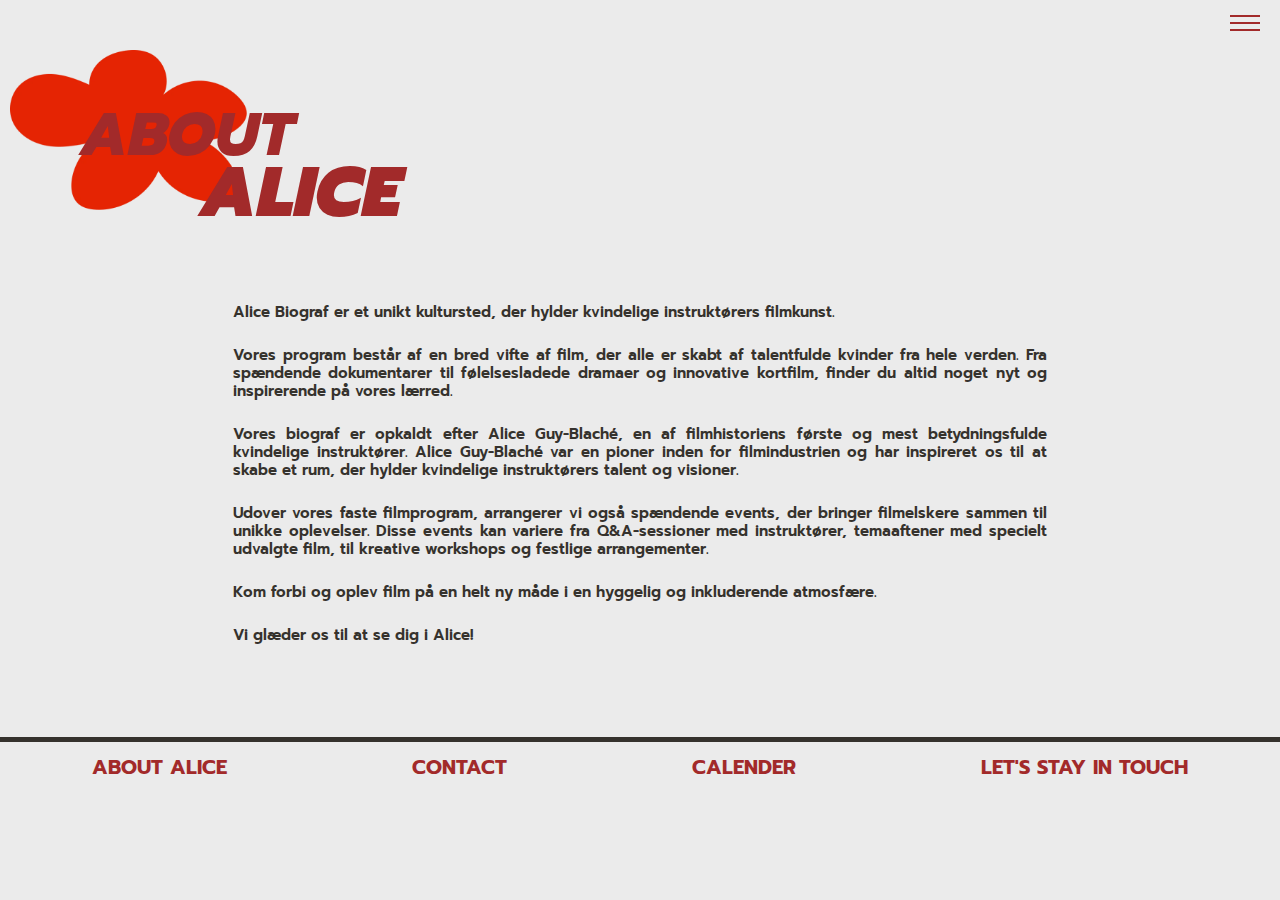
<file: about.html>
<!DOCTYPE html>
<html lang="da">
  <head>
    <meta charset="UTF-8" />
    <meta name="viewport" content="width=device-width, initial-scale=1.0" />
    <title>ALICE</title>
    <link rel="stylesheet" href="css/grid.css" />
    <link rel="stylesheet" href="css/styles.css" />
    <!-- favicon kode fra generator -->
    <link rel="icon" type="image/png" href="favicon/favicon-96x96.png" sizes="96x96" />
<link rel="icon" type="image/svg+xml" href="favicon/favicon.svg" />
<link rel="shortcut icon" href="favicon/favicon.ico" />
<link rel="apple-touch-icon" sizes="180x180" href="favicon/apple-touch-icon.png" />
<meta name="apple-mobile-web-app-title" content="MyWebSite" />
<link rel="manifest" href="favicon/site.webmanifest" />
  </head>
  <body>
    <header>
      <section class="header-about">
        <img
          src="images/blomst.webp"
          alt="calender underside billede"
          class="ab-header"
        />
        <h2 class="undersideabout"><a href="index.html">ABOUT</a></h2>
        <h1 class="about-overskrift"><a href="index.html">ALICE</a></h1>
        <nav class="burgeroverlay">
          <ul class="burgermenu">
            <li><a class="burgera" href="index.html">FRONT</a></li>
              <li><a class="burgera" href="calender.html">CALENDER</a></li>
              <li><a class="burgera" href="index.html">EVENTS</a></li>
              <li><a class="burgera" href="about.html">ABOUT</a></li>
          </ul>
          <div class="burger">
              <div class="line"></div>
              <div class="line"></div>
              <div class="line"></div>
          </div>
        </nav>
      </section>
    </header>
    <main class="aboutmain">
      <section>
        <p>
          Alice Biograf er et unikt kultursted, der hylder kvindelige
          instruktørers filmkunst.
        </p>
        <p>
          Vores program består af en bred vifte af film, der alle er skabt af
          talentfulde kvinder fra hele verden. Fra spændende dokumentarer til
          følelsesladede dramaer og innovative kortfilm, finder du altid noget
          nyt og inspirerende på vores lærred.
        </p>
        <p>
          Vores biograf er opkaldt efter Alice Guy-Blaché, en af filmhistoriens
          første og mest betydningsfulde kvindelige instruktører. Alice
          Guy-Blaché var en pioner inden for filmindustrien og har inspireret os
          til at skabe et rum, der hylder kvindelige instruktørers talent og
          visioner.
        </p>
        <p>
          Udover vores faste filmprogram, arrangerer vi også spændende events,
          der bringer filmelskere sammen til unikke oplevelser. Disse events kan
          variere fra Q&A-sessioner med instruktører, temaaftener med specielt
          udvalgte film, til kreative workshops og festlige arrangementer.
        </p>
        <p>
          Kom forbi og oplev film på en helt ny måde i en hyggelig og
          inkluderende atmosfære.
        </p>
        <p>Vi glæder os til at se dig i Alice!</p>
      </section>
    </main>
    <footer class="footerline">
      <nav>
        <ul class="grid_1-1">
          <li class="footermenu1"><a href="about.html">ABOUT ALICE</a></li>
          <li class="footermenu2"><a href=#">CONTACT</a></li>
          <li class="footermenu3"><a href="calender.html">CALENDER</a></li>
          <li class="footermenu4"><a href="#">LET'S STAY IN TOUCH</a></li>
          <p class="adresse">Nandrupsvej 2, 2000 Frederiksberg</p>
        </ul>
      </nav>
    </footer>
    <script src="menu.js"></script>
  </body>
</html>
</file>
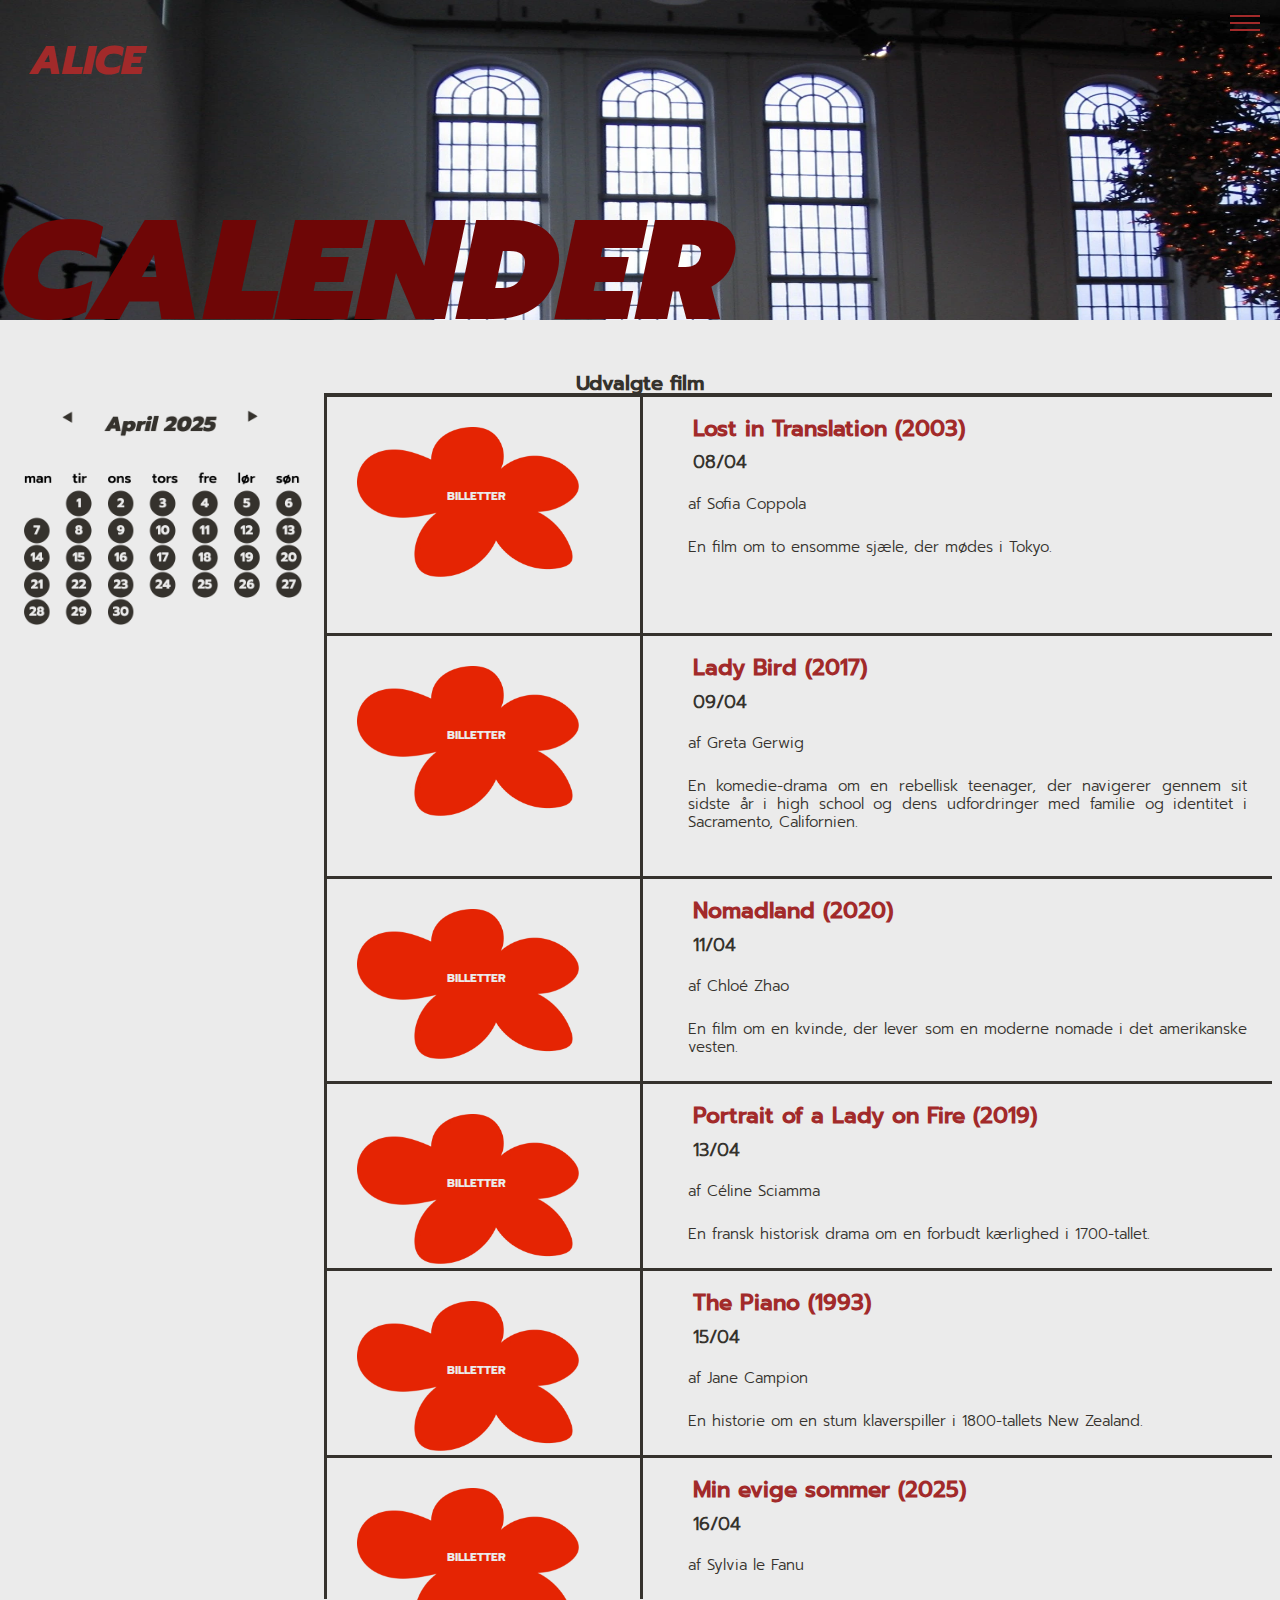
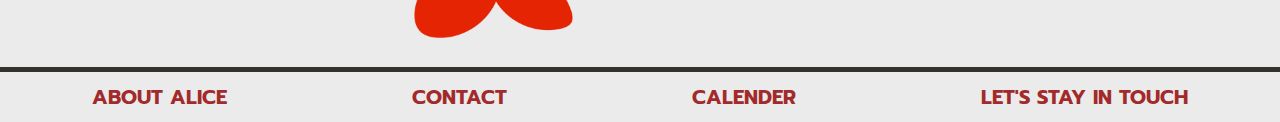
<file: calender.html>
<!DOCTYPE html>
<html lang="da">
  <head>
    <meta charset="UTF-8" />
    <meta name="viewport" content="width=device-width, initial-scale=1.0" />
    <title>ALICE</title>
    <link rel="stylesheet" href="css/grid.css" />
    <link rel="stylesheet" href="css/styles.css" />
    <!-- favicon kode fra generator -->
    <link rel="icon" type="image/png" href="favicon/favicon-96x96.png" sizes="96x96" />
<link rel="icon" type="image/svg+xml" href="favicon/favicon.svg" />
<link rel="shortcut icon" href="favicon/favicon.ico" />
<link rel="apple-touch-icon" sizes="180x180" href="favicon/apple-touch-icon.png" />
<meta name="apple-mobile-web-app-title" content="MyWebSite" />
<link rel="manifest" href="favicon/site.webmanifest" />
  </head>
  <body>
    <header>
      <section class="header-calender">
        <img
          src="images/calenderheader.webp"
          alt="calender underside billede"
          class="cal-header"
        />
        <h2 class="underside"><a href="index.html">ALICE</a></h2>
        <h1 class="underside-overskrift">CALENDER</h1>
        <nav class="burgeroverlay">
          <ul class="burgermenu">
            <li><a class="burgera" href="index.html">FRONT</a></li>
              <li><a class="burgera" href="calender.html">CALENDER</a></li>
              <li><a class="burgera" href="index.html">EVENTS</a></li>
              <li><a class="burgera" href="about.html">ABOUT</a></li>
          </ul>
          <div class="burger">
              <div class="line"></div>
              <div class="line"></div>
              <div class="line"></div>
          </div>
        </nav>
      </section>
    </header>
    <main>
      <div class="calenderapril">
        <div class="april">
          <a href="" class="pilvenstre">&#9664;</a>
          <h2>April 2025</h2>
          <a href="" class="pilhøjre">&#9654;</a>
        </div>
        <div class="dage">
          <div class="mon">man</div>
          <div class="tir">tir</div>
          <div class="ons">ons</div>
          <div class="tors">tors</div>
          <div class="fre">fre</div>
          <div class="lør">lør</div>
          <div class="søn">søn</div>
        </div>
        <div class="dato">
          <a href="" class="en">1</a>
          <a href="" class="to">2</a>
          <a href="" class="tre">3</a>
          <a href="" class="fire">4</a>
          <a href="" class="fem">5</a>
          <a href="" class="seks">6</a>
          <a href="" class="syv">7</a>
          <a href="" class="otte">8</a>
          <a href="" class="ni">9</a>
          <a href="" class="ti">10</a>
          <a href="" class="elleve">11</a>
          <a href="" class="tolv">12</a>
          <a href="" class="tretten">13</a>
          <a href="" class="fjorten">14</a>
          <a href="" class="femten">15</a>
          <a href="" class="seksten">16</a>
          <a href="" class="sytten">17</a>
          <a href="" class="atten">18</a>
          <a href="" class="nitten">19</a>
          <a href="" class="tyve">20</a>
          <a href="" class="tyveen">21</a>
          <a href="" class="tyveto">22</a>
          <a href="" class="tyvetre">23</a>
          <a href="" class="tyvefire">24</a>
          <a href="" class="tyvefem">25</a>
          <a href="" class="tyveseks">26</a>
          <a href="" class="tyvesyv">27</a>
          <a href="" class="tyveotte">28</a>
          <a href="" class="tyveni">29</a>
          <a href="" class="tredive">30</a>
        </div>
      </div>
      <div class="grid_1-1">
        <h2 class="udvalgte">Udvalgte film</h2>
      </div>
      <section class="grid_1-1-1-1">
        <div class="film1">
          <h2 class="filmtitel"><a href="">Lost in Translation (2003)</a></h2>
          <h3 class="filmdato">08/04</h3>
          <p class="beskrivelse">af Sofia Coppola</p>
          <p class="beskrivelse">
            En film om to ensomme sjæle, der mødes i Tokyo.
          </p>
        </div>
        <div class="film2">
          <h2 class="filmtitel"><a href="">Lady Bird (2017)</a></h2>
          <h3 class="filmdato">09/04</h3>
          <p class="beskrivelse">af Greta Gerwig</p>
          <p class="beskrivelse">
            En komedie-drama om en rebellisk teenager, der navigerer gennem sit
            sidste år i high school og dens udfordringer med familie og
            identitet i Sacramento, Californien.
          </p>
        </div>
        <div class="film3">
          <h2 class="filmtitel"><a href="">Nomadland (2020)</a></h2>
          <h3 class="filmdato">11/04</h3>
          <p class="beskrivelse">af Chloé Zhao</p>
          <p class="beskrivelse">
            En film om en kvinde, der lever som en moderne nomade i det
            amerikanske vesten.
          </p>
        </div>
        <div class="film4">
          <h2 class="filmtitel">
            <a href="">Portrait of a Lady on Fire (2019)</a>
          </h2>
          <h3 class="filmdato">13/04</h3>
          <p class="beskrivelse">af Céline Sciamma</p>
          <p class="beskrivelse">
            En fransk historisk drama om en forbudt kærlighed i 1700-tallet.
          </p>
        </div>
        <div class="film5">
          <h2 class="filmtitel"><a href="">The Piano (1993)</a></h2>
          <h3 class="filmdato">15/04</h3>
          <p class="beskrivelse">af Jane Campion</p>
          <p class="beskrivelse">
            En historie om en stum klaverspiller i 1800-tallets New Zealand.
          </p>
        </div>
        <div class="film6">
          <h2 class="filmtitel"><a href="">Min evige sommer (2025)</a></h2>
          <h3 class="filmdato">16/04</h3>
          <p class="beskrivelse">af Sylvia le Fanu</p>
        </div>
        <div class="img1">
          <img
            src="images/blomst.webp"
            alt="blomster dekoration"
            class="blomst1"
          />
          <a href="" class="cta1">BILLETTER</a>
        </div>
        <div class="img2">
          <img
            src="images/blomst.webp"
            alt="blomster dekoration"
            class="blomst2"
          />
          <a href="" class="cta2">BILLETTER</a>
        </div>
        <div class="img3">
          <img
            src="images/blomst.webp"
            alt="blomster dekoration"
            class="blomst3"
          />
          <a href="" class="cta3">BILLETTER</a>
        </div>
        <div class="img4">
          <img
            src="images/blomst.webp"
            alt="blomster dekoration"
            class="blomst4"
          />
          <a href="" class="cta4">BILLETTER</a>
        </div>
        <div class="img5">
          <img
            src="images/blomst.webp"
            alt="blomster dekoration"
            class="blomst5"
          />
          <a href="" class="cta5">BILLETTER</a>
        </div>
        <div class="img6">
          <img
            src="images/blomst.webp"
            alt="blomster dekoration"
            class="blomst6"
          />
          <a href="" class="cta5">BILLETTER</a>
        </div>
        <img src="images/kalender.png" alt="kalender oversigt april" class="kalenderimg">
      </section>
    </main>
    <footer class="footerline">
      <nav>
        <ul class="grid_1-1">
          <li class="footermenu1"><a href="about.html">ABOUT ALICE</a></li>
          <li class="footermenu2"><a href=#">CONTACT</a></li>
          <li class="footermenu3"><a href="calender.html">CALENDER</a></li>
          <li class="footermenu4"><a href="#">LET'S STAY IN TOUCH</a></li>
        </ul>
      </nav>
      <p class="adresse">Nandrupsvej 2, 2000 Frederiksberg</p>
    </footer>
    <script src="menu.js"></script>
  </body>
</html>
</file>
<file: css/grid.css>
video {
        width: 100%;
        max-width: 1500px;
    }

.header-about {
    display: grid;
    position: relative;
    width:100%;
}
.header-about, .undersideabout, .about-overskrift {
    grid-column: 1/2;
    grid-row: 1/2;
}
.undersideabout {
    position: absolute;
}

.about-overskrift {
    position: absolute;
}
.header-calender {
    display: grid;
    position: relative;
    width: 100%;
}

.videooverlay {
    position: relative;
    display: grid;
    place-items: left;
}
.tekstoverlay {
    position: absolute;
    top: -40px;
    font-size: 25vw;
    margin-left: 8px;
}
.burgeroverlay {
   position: absolute;
   top: 15px;
   right: 20px;
    margin-left: 8px;
    cursor: pointer;
}

.underside, .underside-overskrift {
position: absolute;
}

.cal-header, .underside, .underside-overskrift {
    grid-column: 1/2;
    grid-row: 1/2;
}
.grid_1-1 {
    display: grid;
    grid-template-columns: 1fr 1fr;
}
.adresse {
    grid-column: 1/3;
}
.grid_1-1-1-1 {
    display:grid;
    grid-template-rows: 1fr 1fr;
}
.film1 {
    grid-column: 1/3;
    grid-row: 1/2;
    border-top: 0.3em solid #35322D;
    border-bottom: 3px solid #35322D;
    padding-left: 20px;
    
}

.film2 {
    grid-column:1/3 ;
    grid-row: 2/3;
    border-bottom: 3px solid #35322D;
    
    padding-left: 20px;
}

.film3 {
    grid-column: 1/3;
    grid-row: 3/4;
    border-bottom: 3px solid #35322D;
    padding-left: 20px;
}

.film4 {
    grid-column: 1/3;
    grid-row: 4/5;
    border-bottom: 3px solid #35322D;
    padding-left: 20px;
}

.film5 {
    grid-column: 1/3;
    grid-row: 5/6;
    border-bottom: 3px solid #35322D;
    padding-left: 20px;
}

.film6 {
    grid-column: 1/3;
    grid-row: 6/7;
    /* border-bottom: 3px solid #35322D; */

    padding-left: 20px;
}

.img1 {
    grid-column: 2/3;
    grid-row: 1/2;
    padding: 30px;    
}



.img2 {
    grid-column: 2/3;
    grid-row: 2/3;
    padding: 40px;

    
}

.img3 {
    grid-column: 2/3;
    grid-row: 3/4;
    padding: 40px;
  
    
}
.img4 {
    grid-column: 2/3;
    grid-row: 4/5;
    padding: 40px;

    
}

.img5 {
    grid-column: 2/3;
    grid-row: 5/6;
    padding: 40px;

   
}

.img6 {
    grid-column: 2/3;
    grid-row: 6/7;  
    padding: 40px;
    
    
}
.img1 {
    display:grid;
    
}
.blomst1, .cta {
    grid-column: 1/2;
    grid-row: 1/2;

}
.cta {
    text-align: center;
    margin-top: 135px;
}
.udvalgte {
    grid-column: 2/3;
}
.april {
    display: flex;
    justify-content: space-around;
    width: 400px;
}
.dage {
    display: flex;
    justify-content:space-between;
    align-items: center;
    margin-left: 40px;
    margin-right:65px;
    width: 325px;
    height: 30px;
}

.pilhøjre {
    margin-right: 80px;
    margin-top: 30px;
   
}
.pilvenstre {
    margin-left: 80px;
    margin-top: 30px;
}
.dato {
    display: grid;
    grid-template-columns: 1fr 1fr 1fr 1fr 1fr 1fr 1fr;
    margin-left: 40px;
    margin-right:50px;
    gap: 2px;
    width: 345px;
}
.en {
    grid-column: 2/3;
    grid-row: 1/2;
}
.to {
    grid-column: 3/4;
    grid-row: 1/2;
}
.tre {
    grid-column: 4/5;
    grid-row: 1/2;
}
.fire {
    grid-column: 5/6;
    grid-row: 1/2;
}
.fem {
    grid-column: 6/7;
    grid-row: 1/2;
}
.seks {
    grid-column: 7/8;
    grid-row: 1/2;
}
.syv{
    grid-column: 1/2;
    grid-row: 2/3;
}
.otte {
    grid-column: 2/3;
    grid-row: 2/3;
}
.ni {
    grid-column: 3/4;
    grid-row: 2/3;
}
.ti {
    grid-column: 4/5;
    grid-row: 2/3;
}
.elleve {
    grid-column: 5/6;
    grid-row: 2/3;
}
.tolv {
    grid-column: 6/7;
    grid-row: 2/3;
}
.tretten {
    grid-column: 7/8;
    grid-row: 2/3;
}
.fjorten {
    grid-column: 1/2;
    grid-row: 3/4;
}
.femten {
    grid-column: 2/3;
    grid-row: 3/4;
}
.seksten {
    grid-column: 3/4;
    grid-row: 3/4;
}
.sytten {
    grid-column: 4/5;
    grid-row: 3/4; 
}
.atten {
    grid-column: 5/6;
    grid-row: 3/4;
}
.nitten {
    grid-column: 6/7;
    grid-row: 3/4;
}
.tyve {
    grid-column: 7/8;
    grid-row: 3/4;
}
.tyveen {
    grid-column: 1/2;
    grid-row: 4/5;
}
.tyveto {
    grid-column: 2/3;
    grid-row: 4/5;
}
.tyvetre {
    grid-column: 3/4;
    grid-row: 4/5;
}
.tyvefire {
    grid-column: 4/5;
    grid-row: 4/5;
}
.tyvefem {
    grid-column: 5/6;
    grid-row: 4/5;
}
.tyveseks {
    grid-column: 6/7;
    grid-row: 4/5;
}
.tyvesyv {
    grid-column: 7/8;
    grid-row: 4/5;
}
.tyveotte {
    grid-column: 1/2;
    grid-row: 5/6;
}
.tyveni {
    grid-column: 2/3;
    grid-row: 5/6;
}
.tredive {
    grid-column: 3/4;
    grid-row: 5/6;
}



@media (width>=650px) {
  .grid_1-1-1-1 {
    display: grid;
    grid-template-columns: 1fr 1fr 1fr 1fr;
    /* /* border-top: 0.3em solid #35322D; */
} 
.film1 {
    grid-column: 3/5;
    grid-row: 1/1;
    border-top: 0.3em solid #35322D;
    border-bottom: 3px solid #35322D;
    border-left: 3px solid #35322D;
    padding-left: 20px;
    
}

.film2 {
    grid-column: 3/5;
    grid-row: 2/3;
    border-bottom: 3px solid #35322D;
    border-left: 3px solid #35322D;
    padding-left: 20px;
}

.film3 {
    grid-column: 3/5;
    grid-row: 3/4;
    border-bottom: 3px solid #35322D;
    border-left: 3px solid #35322D;
    padding-left: 20px;
}

.film4 {
    grid-column: 3/5;
    grid-row: 4/5;
    border-bottom: 3px solid #35322D;
    border-left: 3px solid #35322D;
    padding-left: 20px;
}

.film5 {
    grid-column: 3/5;
    grid-row: 5/6;
    border-bottom: 3px solid #35322D;
    border-left: 3px solid #35322D;
    padding-left: 20px;
}

.film6 {
    grid-column: 3/5;
    grid-row: 6/7;
    /* border-bottom: 3px solid #35322D; */
    border-left: 3px solid #35322D;
    padding-left: 20px;
}

.img1 {
    grid-column: 2/3;
    grid-row: 1/2;
    padding: 30px;
    border-top: 0.3em solid #35322D;
    border-bottom: 3px solid #35322D;
    border-left: 3px solid #35322D;
    
}

.img2 {
    grid-column: 2/3;
    grid-row: 2/3;
    padding: 40px;
    border-bottom: 3px solid #35322D;
    border-left: 3px solid #35322D;
    
}

.img3 {
    grid-column: 2/3;
    grid-row: 3/4;
    padding: 40px;
    border-bottom: 3px solid #35322D;
    border-left: 3px solid #35322D;
}
.img4 {
    grid-column: 2/3;
    grid-row: 4/5;
    padding: 40px;
    border-bottom: 3px solid #35322D;
    border-left: 3px solid #35322D;
}

.img5 {
    grid-column: 2/3;
    grid-row: 5/6;
    padding: 40px;
    border-bottom: 3px solid #35322D;
    border-left: 3px solid #35322D;
}

.img6 {
    grid-column: 2/3;
    grid-row: 6/7;  
    padding: 40px;
    /* border-bottom: 3px solid #35322D; */
    border-left: 3px solid #35322D;
    
}

/* .underside-overskrift {
    margin-top: 330px;
    margin-left: 15px;
    text-align: left; */
    .underside {
    text-decoration: none;
}
.grid_1-1 {
    display: flex;
    justify-content:space-around;
}
.adresse {
    display: none;
}

.tekstoverlay {
    position: absolute;
    top: -40px;
    font-size: 160px;
    margin-left: 8px;

}
}

@media (width>=850px) {
    .calenderapril {
        display: none;
    }
}
</file>
<file: css/styles.css>
* {
    margin: 0;
    padding: 0;
    box-sizing: border-box;
}

img {
    max-width: 100%;
    height: auto;
    
}
@font-face {
    font-family: promptblack;
    src: url(../fonts/Prompt-BlackItalic.ttf);
}
@font-face {
    font-family: promptbold;
    src: url(../fonts/Prompt-Bold.ttf);
}
@font-face {
    font-family: promptlight;
    src: url(../fonts/Prompt-Light.ttf);
}
@font-face {
    font-family: promptextra;
    src: url(../fonts/Prompt-ExtraBoldItalic.ttf);
}
@font-face {
    font-family: promptmedium;
    src: url(../fonts/Prompt-Medium.ttf);
}
@font-face {
    font-family: promptsemi;
    src: url(../fonts/Prompt-SemiBold.ttf);
}


body {
    background-color: #EBEBEB;
    
}
main {
    padding: .5em;
}

h1 {
    color: #6E0606;
    font-size: 120px;
    font-family: "promptblack";
    cursor: pointer;
}
p {
    color: #35322D;
    font-family: "promptsemi";
    font-size: 15px;
    margin: 25px;

    text-align: justify;
    line-height: 1.2;
}
.ingenfilm {
    text-align: center;
}
.menu {
    color: #A22A2A;
    font-family: "promptblack";
    font-size: 75px;
    line-height: 70px;
    margin-left: 2px;
}


h2,h3,h4 {
    color: #35322D;
    font-family: "promptextra";
    margin: 30px;
}
.adresse {
    font-family: "promptextra";
    font-size: 14px;
    text-align: right;
    margin-right: 30px;
}
.kalender {
    color: #A22A2A;
    text-decoration: none;
}
.overskrift {
    color: #A22A2A;
}
.dage {
    font-family:"promptmedium";
}
.pilhøjre {
    font-size: 15px;
    color: #35322D;
}
.pilvenstre {
    font-size: 20px;
    color: #35322D;
}
nav ul li a {
    text-decoration: none;
    color: #A22A2A;
}
.footermenu1, .footermenu2, .footermenu3, .footermenu4 {
    color: #35322D; 
    font-family: "promptbold";
    font-size: 20px;
    text-align: center;
    list-style-type: none;
    margin: 10px;
}
.footerline {
    border-top:5px solid #35322D;
    margin-top: 60px;
}
a {
    text-decoration: none;
    color:#A22A2A;
}

.underside-overskrift {
    position: absolute;
    top:83px;
    font-size: 70px;
    max-width: 100%;
}

.underside {
font-size: 40px;
position: absolute; 
cursor:pointer;

}

.underside:hover {
    color: #660C0C;

}
a:hover {
color: #660C0C;
}
.kalender:hover {
    color: #660C0C;
    cursor: pointer;
}

.filmtitel {
    font-family: "promptmedium";
    font-size: 20px;
    color: #35322D;
}
.beskrivelse {
    font-family: "promptlight";
    font-size: 15px;
    

}
.filmdato {
    font-family: "promptlight";
    font-size: 18px; 

}

.img1:hover {
    filter:saturate(75%)
}
.img2:hover {
    filter:saturate(75%)
}
.img3:hover {
    filter:saturate(75%)
}
.img4:hover {
    filter:saturate(75%)
}
.img5:hover {
    filter:saturate(75%)
}
.img6:hover {
    filter:saturate(75%)
}

.cal-header {
    height: 160px;
    width: 100%;
}
.film1, .film2, .film3, .film4, .film5, .film6{
    line-height: 0.2;
    
}
.img1, .img2, .img3, .img4, .img5, .img6 {
    display: none;
}


.sectionline {
    border-top: 3px solid #35322D;
    margin-top: 50px;
}
.mellemrum {
    margin-bottom: 60px;
}
.udvalgte {
    text-align: center;
    margin-bottom: -5px;
    font-size: 20px;
    color: #35322D;
    margin-top: 40px;
    font-family: "promptmedium";
}
.en, .to, .tre, .fire, .fem, .seks, .syv, .otte, .ni, .ti, .elleve, .tolv, .tretten, .fjorten, .femten, .seksten, .sytten, .atten, .nitten, .tyve, .tyveen, .tyveto, .tyvetre, .tyvefire, .tyvefem, .tyveseks, .tyvesyv, .tyveotte, .tyveni, .tredive {
    border-radius: 50%;
    width: 30px;
    height: 30px;
    box-sizing:border-box;
    cursor: pointer;
    background-color: #35322D;
    font-size: 15px;
    font-family: "promptbold";
    text-align: center;
    padding-top: 3px;
    color:#EBEBEB;
    
}
.en:hover, .to:hover, .tre:hover, .fire:hover, .fem:hover, .seks:hover, .syv:hover, .otte:hover, .ni:hover, .ti:hover, .elleve:hover, .tolv:hover, .tretten:hover, .fjorten:hover, .femten:hover, .seksten:hover, .sytten:hover, .atten:hover, .nitten:hover, .tyve:hover, .tyveen:hover, .tyveto:hover, .tyvetre:hover, .tyvefire:hover, .tyvefem:hover, .tyveseks:hover, .tyvesyv:hover, .tyveotte:hover, .tyveni:hover, .tredive:hover {
    background-color:#660C0C;
    color:#EBEBEB;
}
.ab-header {
    height: 160px;
    margin-top: 50px;
    margin-left: 10px;
    margin-bottom: 60px;

}
.about-overskrift {
    font-size: 70px;
    margin-left: 200px;
    margin-top: 140px;
}
.undersideabout {
    margin-left: 80px;
    margin-top: 90px;
    font-size: 60px;
}
header {
    top: 0;
    justify-content: space-between;
    align-items: center;
  }
  
 
  
  .burgermenu {
    display: flex;
    list-style: none;
    position: fixed;
    margin: 10px;
    width: auto;
    font-family: "promptblack";
    color: #A22A2A;
    line-height: 50px;

  }
  
  .burgermenu li {
    /* margin-right: 20px; */
  }
  
  /* .burgermenu li:last-child {
    margin-right: 0;
  } */
  
  .burgermenu, .burgera {
    display: block;
    padding: 10px;
    text-decoration: none;
    transition: color 0.3s;
    text-align: justify;
    
 


  }
  
  .burger {
    width: 30px;
    height: 20px;
    cursor: pointer;
  }
  
  .burger .line {
    width: 100%;
    height: 2px;
    background-color: #A22A2A;
    margin-bottom: 5px;
    transition: 0.2s linear;
  }
  .burger {
    display: none;
  }
  @media screen {
    .burgermenu {
      display: none;
    }
    .burger {
      display: block;
    }
    .burger.active .line:nth-child(1) {
      transform: rotate(45deg) translate(5px, 5px);
      transition: 0.2s linear;
    }
  
    .burger.active .line:nth-child(2) {
      opacity: 0;
      transition: 0.15s linear;
    }
  
    .burger.active .line:nth-child(3) {
      transform: rotate(-45deg) translate(5px, -5px);
      transition: 0.2s linear;
    }
  
    nav.active .burgermenu {
      display: block;
      position: absolute;
      top: 120px;
      right: 390px;
      width: 100%;
      z-index: 1;
    }
  
    nav.active .burgermenu li {
      margin: 10px 20px;
    }
  
    nav.active .burgermenu, .burgera {
      font-size: 70px;
    }
  }
  .kalenderimg {
    display: none;
  }


@media (width>=650px) {
    .aboutmain {
        margin-left: 100px;
        margin-right: 100px;
    }
    .kalenderimg {
        display: initial;
      }

    .calenderapril {
        display: none;
    }
    .cal-header {
        width: 100%;
        height: 25vw;
    }
   
    .ingenfilm {
        text-align: left;
        margin-left: 130px;
    }

    .filmtitel {
        font-size: 22px;
    }
    .img1, .img2, .img3, .img4, .img5, .img6{
       
        display:grid;
        position: relative;
    }
    .img1 {
        grid-column: 2/3;
        grid-row: 1/2;
        padding: 30px;
        border-top: 0.3em solid #35322D;
        border-bottom: 3px solid #35322D;
        border-left: 3px solid #35322D;
        
    }
    
    .img2 {
        grid-column: 2/3;
        grid-row: 2/3;
        padding: 40px;
        border-bottom: 3px solid #35322D;
        border-left: 3px solid #35322D;
        
    }
    
    .img3 {
        grid-column: 2/3;
        grid-row: 3/4;
        padding: 40px;
        border-bottom: 3px solid #35322D;
        border-left: 3px solid #35322D;
    }
    .img4 {
        grid-column: 2/3;
        grid-row: 4/5;
        padding: 40px;
        border-bottom: 3px solid #35322D;
        border-left: 3px solid #35322D;
    }
    
    .img5 {
        grid-column: 2/3;
        grid-row: 5/6;
        padding: 40px;
        border-bottom: 3px solid #35322D;
        border-left: 3px solid #35322D;
    }
    
    .img6 {
        grid-column: 2/3;
        grid-row: 6/7;  
        padding: 40px;
        /* border-bottom: 3px solid #35322D; */
        border-left: 3px solid #35322D;
        
    }
    .cta1 {
        font-size: 12px;
        position: absolute;
        margin-top: 65px;
        margin-left: 80px;
        font-family: "promptbold";
        color:#EBEBEB;
       
    }
    .blomst1 {
        height: 100px;
        width: auto;
        position: absolute;
        
    }
    .cta2 {
        font-size: 12px;
        position: absolute;
        margin-top: 65px;
        margin-left: 80px;
        font-family: "promptbold";
        color:#EBEBEB;
       
    }
    .blomst2 {
        height: 100px;
        width: auto;
        position: absolute;
        margin-top: 30px;
        margin-left: 30px;
    }
    .cta3 {
        font-size: 12px;
        position: absolute;
        margin-top: 65px;
        margin-left: 80px;
        font-family: "promptbold";
        color:#EBEBEB;
       
    }
    .blomst3 {
        height: 100px;
        width: auto;
        position: absolute;
        margin-top: 30px;
        margin-left: 30px;
    }
    .cta4 {
        font-size: 12px;
        position: absolute;
        margin-top: 65px;
        margin-left: 80px;
        font-family: "promptbold";
        color:#EBEBEB;
       
    }
    .blomst4 {
        height: 100px;
        width: auto;
        position: absolute;
        margin-top: 30px;
        margin-left: 30px;
    }
    .cta5 {
        font-size: 12px;
        position: absolute;
        margin-top: 65px;
        margin-left: 80px;
        font-family: "promptbold";
        color:#EBEBEB;
       
    }
    .blomst5 {
        height: 100px;
        width: auto;
        position: absolute;
        margin-top: 30px;
        margin-left: 30px;
    }
    .cta6 {
        font-size: 12px;
        position: absolute;
        margin-top: 65px;
        margin-left: 80px;
        font-family: "promptbold";
        color:#EBEBEB;
       
    }
    .blomst6 {
        height: 100px;
        width: auto;
        position: absolute;
        margin-top: 30px;
        margin-left: 30px;
    }
    h1 {
        font-size: 40vw;
    }
    .underside-overskrift {
        position: absolute;
        font-size: 11vw;
        margin-top: 13vw;
        top: 0;
    }

}
@media (width>=1000px) {
    .blomst1, .blomst2, .blomst3, .blomst4, .blomst5, .blomst6 {
        height: 150px;
        width: auto;
    }
    .cta1, .cta2, .cta3, .cta4, .cta5, .cta6{
        margin-left: 120px;
        margin-top: 90px;
    }
    .menu {
        font-size: 200px;
        padding: 50px;
        margin-right: 1px;
    }
    .forsidep {
        text-align: justify;
        margin-left: 200px;
        margin-right: 200px;
    }
    .forsideh2 {
        margin-left: 200px;
    }
    .filmidag {
        margin-left: 190px;
    }
    .aboutmain {
        margin-left: 200px;
        margin-right: 200px;
    }
}
</file>
